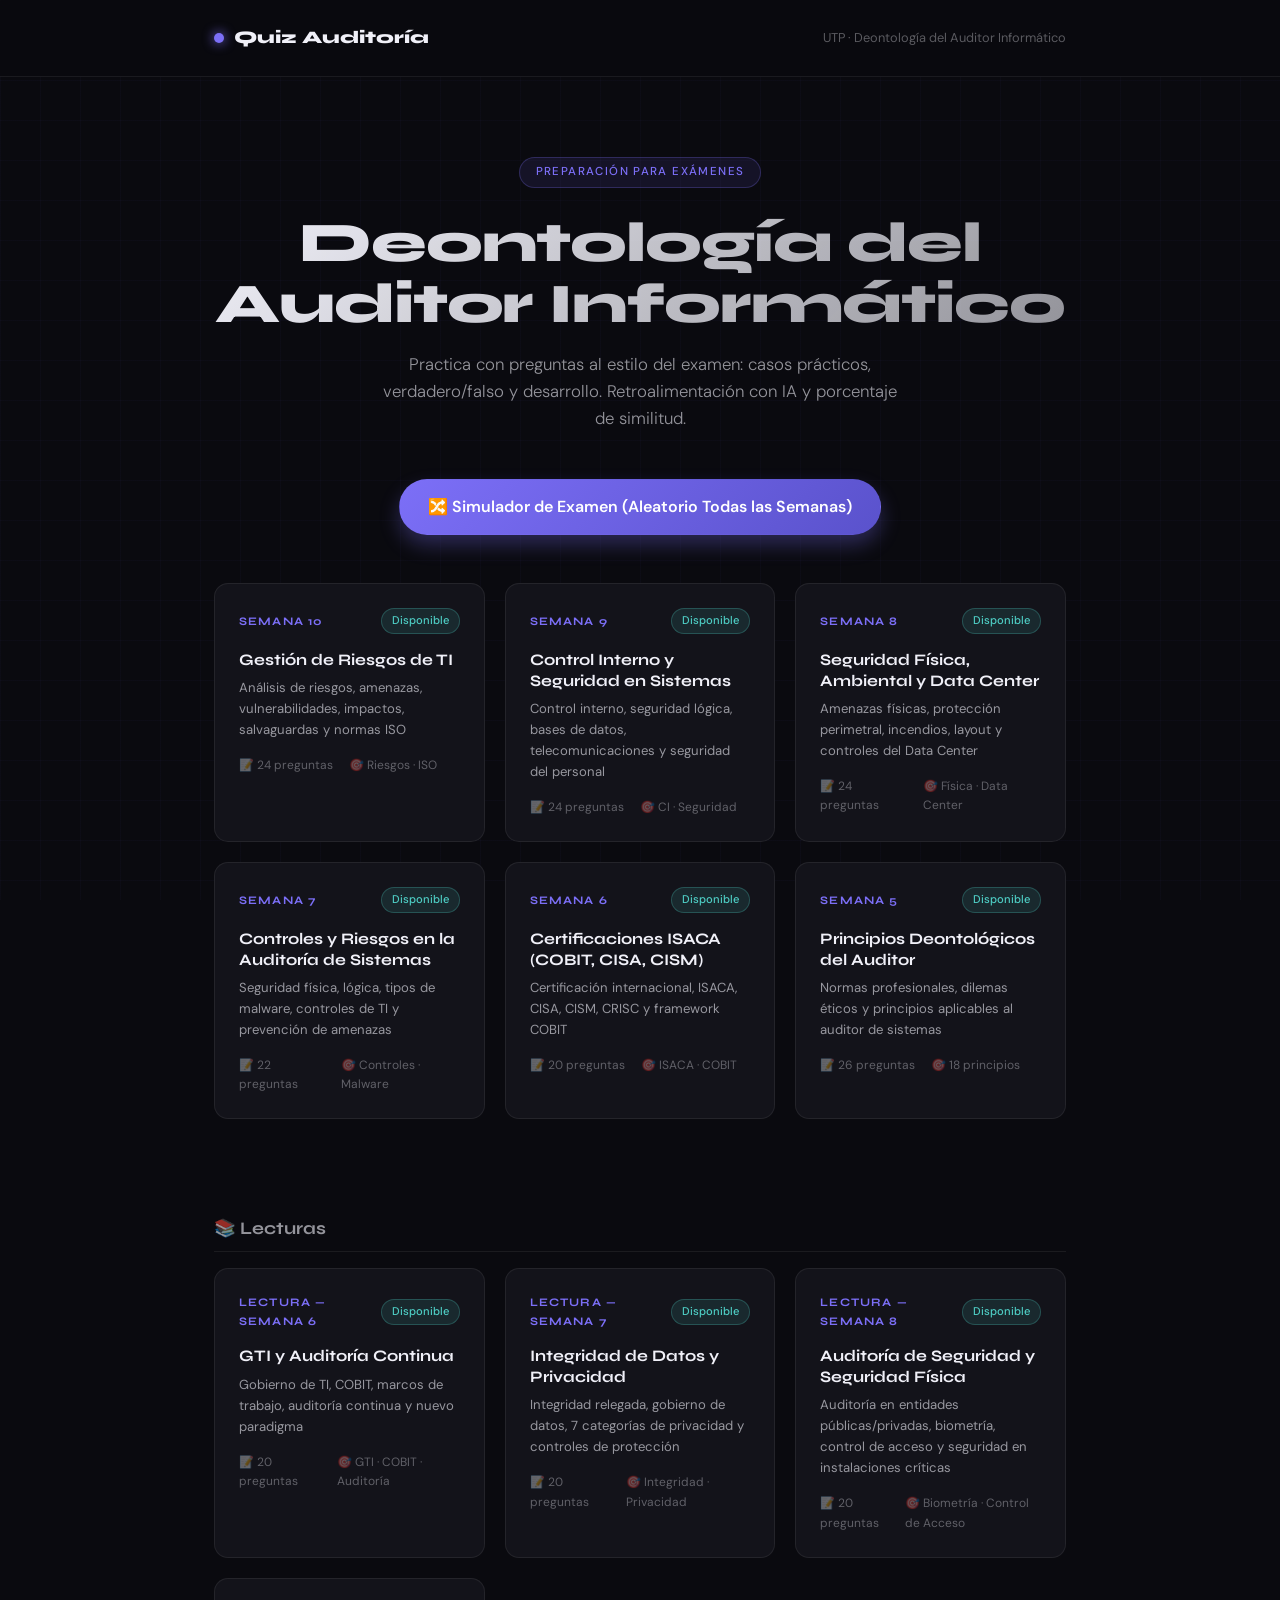
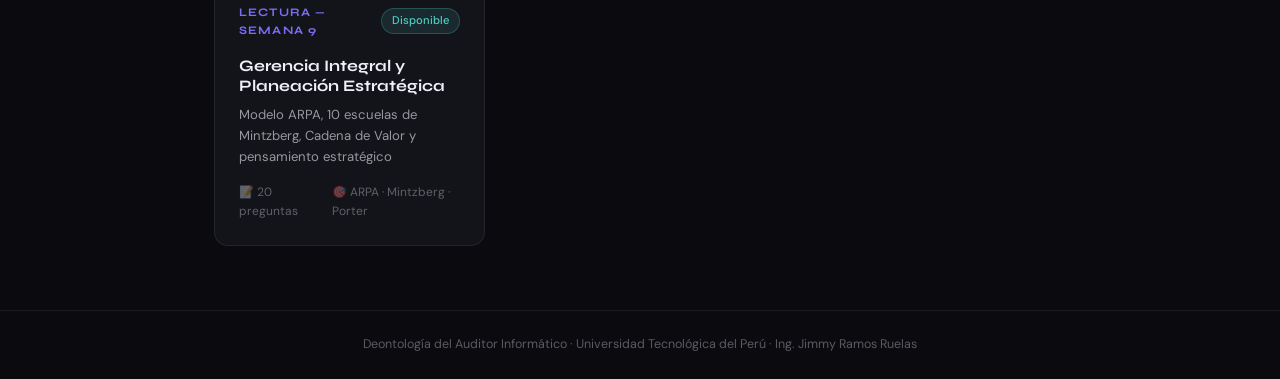
<file: index.html>
<!DOCTYPE html>
<html lang="es">

<head>
  <meta charset="UTF-8">
  <meta name="viewport" content="width=device-width, initial-scale=1.0">
  <title>Quiz — Deontología del Auditor Informático | UTP</title>
  <link rel="stylesheet" href="css/styles.css?v=2.0">
</head>

<body>

  <header class="site-header">
    <div class="container">
      <div class="header-inner">
        <div class="logo">
          <div class="logo-dot"></div>
          Quiz Auditoría
        </div>
        <div style="font-size:.8rem;color:var(--text3)">UTP · Deontología del Auditor Informático</div>
      </div>
    </div>
  </header>

  <main class="container">

    <div class="hero">
      <div class="hero-tag">Preparación para exámenes</div>
      <h1>Deontología del<br>Auditor Informático</h1>
      <p>Practica con preguntas al estilo del examen: casos prácticos, verdadero/falso y desarrollo. Retroalimentación
        con IA y porcentaje de similitud.</p>
        
      <div style="margin-top: 2rem;">
        <a href="semanas/quiz-global.html" class="btn btn-primary" style="padding: 14px 28px; font-size: 1rem; border-radius: 99px; box-shadow: 0 10px 20px rgba(124,111,247,0.3);">
          🔀 Simulador de Examen (Aleatorio Todas las Semanas)
        </a>
      </div>
    </div>

    <div class="weeks-grid">

      <a href="semanas/semana10.html" class="week-card">
        <div class="wc-top">
          <span class="wc-num">Semana 10</span>
          <span class="wc-badge badge-available">Disponible</span>
        </div>
        <div class="wc-title">Gestión de Riesgos de TI</div>
        <div class="wc-sub">Análisis de riesgos, amenazas, vulnerabilidades, impactos, salvaguardas y normas ISO</div>
        <div class="wc-meta">
          <span>📝 24 preguntas</span>
          <span>🎯 Riesgos · ISO</span>
        </div>
      </a>

      <a href="semanas/semana9.html" class="week-card">
        <div class="wc-top">
          <span class="wc-num">Semana 9</span>
          <span class="wc-badge badge-available">Disponible</span>
        </div>
        <div class="wc-title">Control Interno y Seguridad en Sistemas</div>
        <div class="wc-sub">Control interno, seguridad lógica, bases de datos, telecomunicaciones y seguridad del
          personal</div>
        <div class="wc-meta">
          <span>📝 24 preguntas</span>
          <span>🎯 CI · Seguridad</span>
        </div>
      </a>

      <a href="semanas/semana8.html" class="week-card">
        <div class="wc-top">
          <span class="wc-num">Semana 8</span>
          <span class="wc-badge badge-available">Disponible</span>
        </div>
        <div class="wc-title">Seguridad Física, Ambiental y Data Center</div>
        <div class="wc-sub">Amenazas físicas, protección perimetral, incendios, layout y controles del Data Center</div>
        <div class="wc-meta">
          <span>📝 24 preguntas</span>
          <span>🎯 Física · Data Center</span>
        </div>
      </a>

      <a href="semanas/semana7.html" class="week-card">
        <div class="wc-top">
          <span class="wc-num">Semana 7</span>
          <span class="wc-badge badge-available">Disponible</span>
        </div>
        <div class="wc-title">Controles y Riesgos en la Auditoría de Sistemas</div>
        <div class="wc-sub">Seguridad física, lógica, tipos de malware, controles de TI y prevención de amenazas</div>
        <div class="wc-meta">
          <span>📝 22 preguntas</span>
          <span>🎯 Controles · Malware</span>
        </div>
      </a>

      <a href="semanas/semana6.html" class="week-card">
        <div class="wc-top">
          <span class="wc-num">Semana 6</span>
          <span class="wc-badge badge-available">Disponible</span>
        </div>
        <div class="wc-title">Certificaciones ISACA (COBIT, CISA, CISM)</div>
        <div class="wc-sub">Certificación internacional, ISACA, CISA, CISM, CRISC y framework COBIT</div>
        <div class="wc-meta">
          <span>📝 20 preguntas</span>
          <span>🎯 ISACA · COBIT</span>
        </div>
      </a>

      <!-- SEMANA 5 — DISPONIBLE -->
      <a href="semanas/semana5.html" class="week-card">
        <div class="wc-top">
          <span class="wc-num">Semana 5</span>
          <span class="wc-badge badge-available">Disponible</span>
        </div>
        <div class="wc-title">Principios Deontológicos del Auditor</div>
        <div class="wc-sub">Normas profesionales, dilemas éticos y principios aplicables al auditor de sistemas</div>
        <div class="wc-meta">
          <span>📝 26 preguntas</span>
          <span>🎯 18 principios</span>
        </div>
      </a>


    </div>
    <!-- SECCIÓN LECTURAS -->
    <div style="margin:2rem 0 1rem">
      <div
        style="font-family:'Syne',sans-serif;font-size:1.1rem;font-weight:700;color:var(--text2);margin-bottom:1rem;padding-bottom:.5rem;border-bottom:1px solid var(--border)">
        📚 Lecturas
      </div>
    </div>

    <div class="weeks-grid">
      <a href="semanas/lectura6.html" class="week-card">
        <div class="wc-top">
          <span class="wc-num">Lectura — Semana 6</span>
          <span class="wc-badge badge-available">Disponible</span>
        </div>
        <div class="wc-title">GTI y Auditoría Continua</div>
        <div class="wc-sub">Gobierno de TI, COBIT, marcos de trabajo, auditoría continua y nuevo paradigma</div>
        <div class="wc-meta">
          <span>📝 20 preguntas</span>
          <span>🎯 GTI · COBIT · Auditoría</span>
        </div>
      </a>

      <a href="semanas/lectura7.html" class="week-card">
        <div class="wc-top">
          <span class="wc-num">Lectura — Semana 7</span>
          <span class="wc-badge badge-available">Disponible</span>
        </div>
        <div class="wc-title">Integridad de Datos y Privacidad</div>
        <div class="wc-sub">Integridad relegada, gobierno de datos, 7 categorías de privacidad y controles de protección
        </div>
        <div class="wc-meta">
          <span>📝 20 preguntas</span>
          <span>🎯 Integridad · Privacidad</span>
        </div>
      </a>

      <a href="semanas/lectura8.html" class="week-card">
        <div class="wc-top">
          <span class="wc-num">Lectura — Semana 8</span>
          <span class="wc-badge badge-available">Disponible</span>
        </div>
        <div class="wc-title">Auditoría de Seguridad y Seguridad Física</div>
        <div class="wc-sub">Auditoría en entidades públicas/privadas, biometría, control de acceso y seguridad en
          instalaciones críticas</div>
        <div class="wc-meta">
          <span>📝 20 preguntas</span>
          <span>🎯 Biometría · Control de Acceso</span>
        </div>
      </a>

      <a href="semanas/lectura9.html" class="week-card">
        <div class="wc-top">
          <span class="wc-num">Lectura — Semana 9</span>
          <span class="wc-badge badge-available">Disponible</span>
        </div>
        <div class="wc-title">Gerencia Integral y Planeación Estratégica</div>
        <div class="wc-sub">Modelo ARPA, 10 escuelas de Mintzberg, Cadena de Valor y pensamiento estratégico</div>
        <div class="wc-meta">
          <span>📝 20 preguntas</span>
          <span>🎯 ARPA · Mintzberg · Porter</span>
        </div>
      </a>

      

    </div>

  </main>

  <footer class="site-footer">
    <div class="container">
      Deontología del Auditor Informático · Universidad Tecnológica del Perú · Ing. Jimmy Ramos Ruelas
    </div>
  </footer>

</body>

</html>
</file>
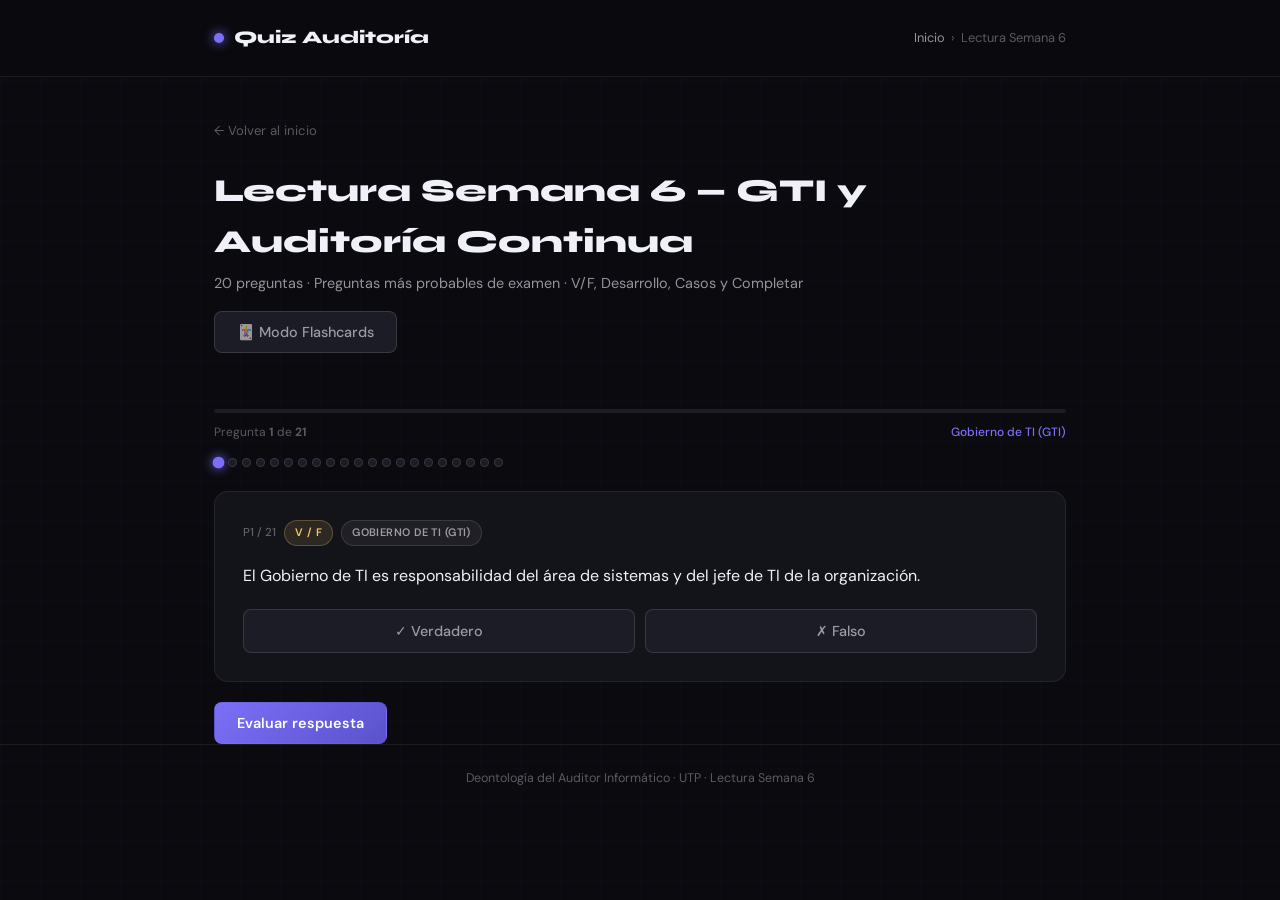
<file: semanas/lectura6.html>
<!DOCTYPE html>
<html lang="es">

<head>
    <meta charset="UTF-8">
    <meta name="viewport" content="width=device-width, initial-scale=1.0">
    <title>Lectura Semana 6 — GTI y Auditoría Continua | Quiz Auditoría</title>
    <link rel="stylesheet" href="../css/styles.css?v=2.0">
</head>

<body>

    <header class="site-header">
        <div class="container">
            <div class="header-inner">
                <div class="logo">
                    <div class="logo-dot"></div>
                    Quiz Auditoría
                </div>
                <nav class="breadcrumb">
                    <a href="../index.html">Inicio</a>
                    <span>›</span>
                    <span>Lectura Semana 6</span>
                </nav>
            </div>
        </div>
    </header>

    <main class="container">
        <div class="quiz-header">
            <a href="../index.html" class="back-link">← Volver al inicio</a>
            <div class="quiz-title">Lectura Semana 6 — GTI y Auditoría Continua</div>
            <div class="quiz-sub">20 preguntas · Preguntas más probables de examen · V/F, Desarrollo, Casos y Completar
            </div>
            <button class="btn" style="margin-top:1rem" onclick="mostrarFlashcards()">🃏 Modo Flashcards</button>
        </div>

        <div class="progress-wrap">
            <div class="progress-track">
                <div class="progress-fill" id="prog-fill" style="width:0%"></div>
            </div>
            <div class="progress-meta">
                <span>Pregunta <strong id="prog-cur">1</strong> de <strong id="prog-tot">20</strong></span>
                <span id="prog-prin" style="color:var(--accent);font-weight:500"></span>
            </div>
        </div>

        <div class="dot-nav" id="dot-nav"></div>
        <div id="quiz-container">
            <div style="color:var(--text3);padding:2rem 0;text-align:center;font-size:.9rem">Cargando preguntas...</div>
        </div>
    </main>

    <footer class="site-footer">
        <div class="container">
            Deontología del Auditor Informático · UTP · Lectura Semana 6
        </div>
    </footer>

    <script src="../semanas/lectura6-data.js"></script>
    <script src="../js/quiz-engine.js"></script>
    <script>
        document.addEventListener('DOMContentLoaded', () => {
            initQuiz(LECTURA6_QUESTIONS, LECTURA6_INFO.id);
        });
    </script>
</body>

</html>
</file>
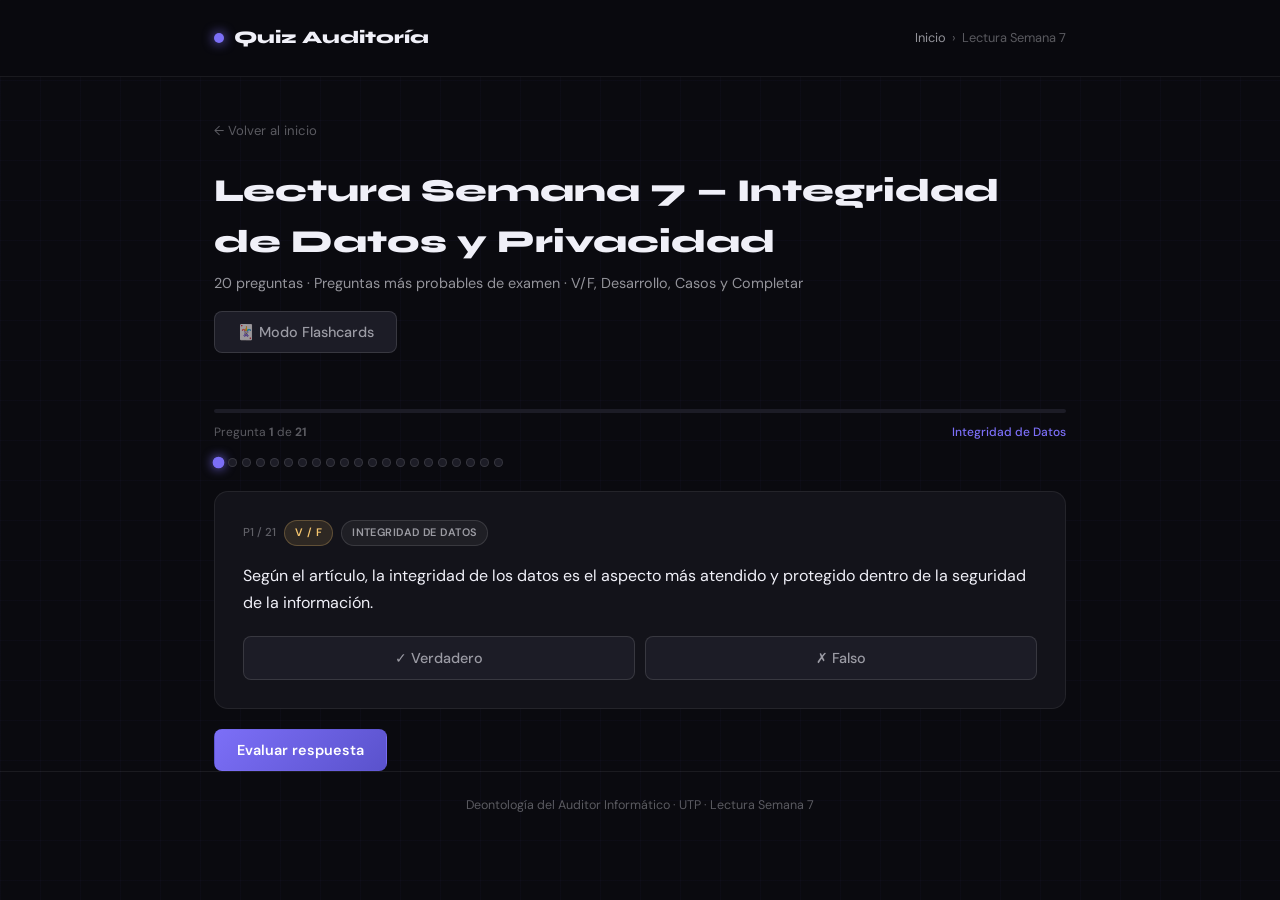
<file: semanas/lectura7.html>
<!DOCTYPE html>
<html lang="es">

<head>
    <meta charset="UTF-8">
    <meta name="viewport" content="width=device-width, initial-scale=1.0">
    <title>Lectura Semana 7 — Integridad y Privacidad | Quiz Auditoría</title>
    <link rel="stylesheet" href="../css/styles.css?v=2.0">
</head>

<body>

    <header class="site-header">
        <div class="container">
            <div class="header-inner">
                <div class="logo">
                    <div class="logo-dot"></div>
                    Quiz Auditoría
                </div>
                <nav class="breadcrumb">
                    <a href="../index.html">Inicio</a>
                    <span>›</span>
                    <span>Lectura Semana 7</span>
                </nav>
            </div>
        </div>
    </header>

    <main class="container">
        <div class="quiz-header">
            <a href="../index.html" class="back-link">← Volver al inicio</a>
            <div class="quiz-title">Lectura Semana 7 — Integridad de Datos y Privacidad</div>
            <div class="quiz-sub">20 preguntas · Preguntas más probables de examen · V/F, Desarrollo, Casos y Completar
            </div>
            <button class="btn" style="margin-top:1rem" onclick="mostrarFlashcards()">🃏 Modo Flashcards</button>
        </div>

        <div class="progress-wrap">
            <div class="progress-track">
                <div class="progress-fill" id="prog-fill" style="width:0%"></div>
            </div>
            <div class="progress-meta">
                <span>Pregunta <strong id="prog-cur">1</strong> de <strong id="prog-tot">20</strong></span>
                <span id="prog-prin" style="color:var(--accent);font-weight:500"></span>
            </div>
        </div>

        <div class="dot-nav" id="dot-nav"></div>
        <div id="quiz-container">
            <div style="color:var(--text3);padding:2rem 0;text-align:center;font-size:.9rem">Cargando preguntas...</div>
        </div>
    </main>

    <footer class="site-footer">
        <div class="container">
            Deontología del Auditor Informático · UTP · Lectura Semana 7
        </div>
    </footer>

    <script src="../semanas/lectura7-data.js"></script>
    <script src="../js/quiz-engine.js"></script>
    <script>
        document.addEventListener('DOMContentLoaded', () => {
            initQuiz(LECTURA7_QUESTIONS, LECTURA7_INFO.id);
        });
    </script>
</body>

</html>
</file>
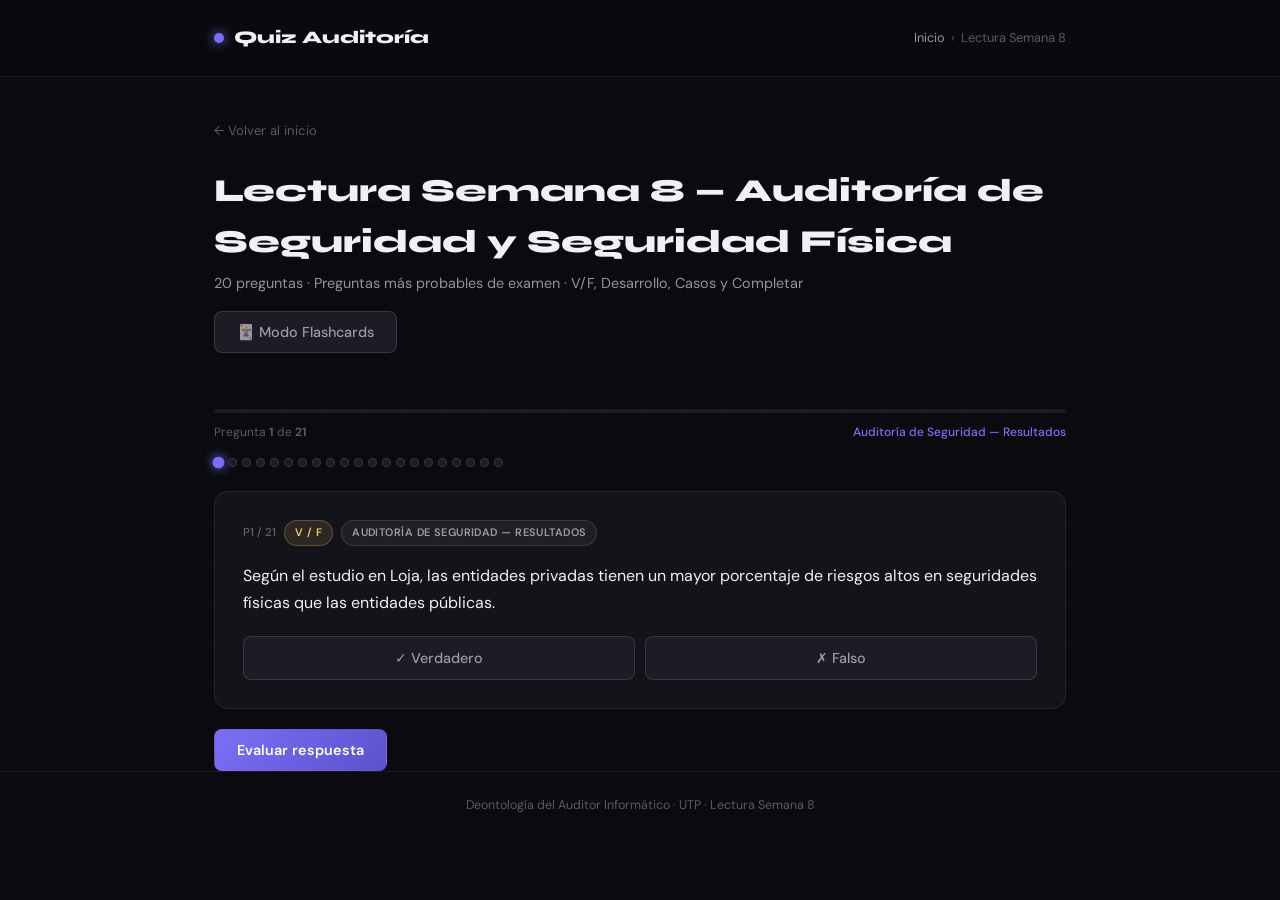
<file: semanas/lectura8.html>
<!DOCTYPE html>
<html lang="es">

<head>
    <meta charset="UTF-8">
    <meta name="viewport" content="width=device-width, initial-scale=1.0">
    <title>Lectura Semana 8 — Auditoría de Seguridad | Quiz Auditoría</title>
    <link rel="stylesheet" href="../css/styles.css?v=2.0">
</head>

<body>

    <header class="site-header">
        <div class="container">
            <div class="header-inner">
                <div class="logo">
                    <div class="logo-dot"></div>
                    Quiz Auditoría
                </div>
                <nav class="breadcrumb">
                    <a href="../index.html">Inicio</a>
                    <span>›</span>
                    <span>Lectura Semana 8</span>
                </nav>
            </div>
        </div>
    </header>

    <main class="container">
        <div class="quiz-header">
            <a href="../index.html" class="back-link">← Volver al inicio</a>
            <div class="quiz-title">Lectura Semana 8 — Auditoría de Seguridad y Seguridad Física</div>
            <div class="quiz-sub">20 preguntas · Preguntas más probables de examen · V/F, Desarrollo, Casos y Completar
            </div>
            <button class="btn" style="margin-top:1rem" onclick="mostrarFlashcards()">🃏 Modo Flashcards</button>
        </div>

        <div class="progress-wrap">
            <div class="progress-track">
                <div class="progress-fill" id="prog-fill" style="width:0%"></div>
            </div>
            <div class="progress-meta">
                <span>Pregunta <strong id="prog-cur">1</strong> de <strong id="prog-tot">20</strong></span>
                <span id="prog-prin" style="color:var(--accent);font-weight:500"></span>
            </div>
        </div>

        <div class="dot-nav" id="dot-nav"></div>
        <div id="quiz-container">
            <div style="color:var(--text3);padding:2rem 0;text-align:center;font-size:.9rem">Cargando preguntas...</div>
        </div>
    </main>

    <footer class="site-footer">
        <div class="container">
            Deontología del Auditor Informático · UTP · Lectura Semana 8
        </div>
    </footer>

    <script src="../semanas/lectura8-data.js"></script>
    <script src="../js/quiz-engine.js"></script>
    <script>
        document.addEventListener('DOMContentLoaded', () => {
            initQuiz(LECTURA8_QUESTIONS, LECTURA8_INFO.id);
        });
    </script>
</body>

</html>
</file>
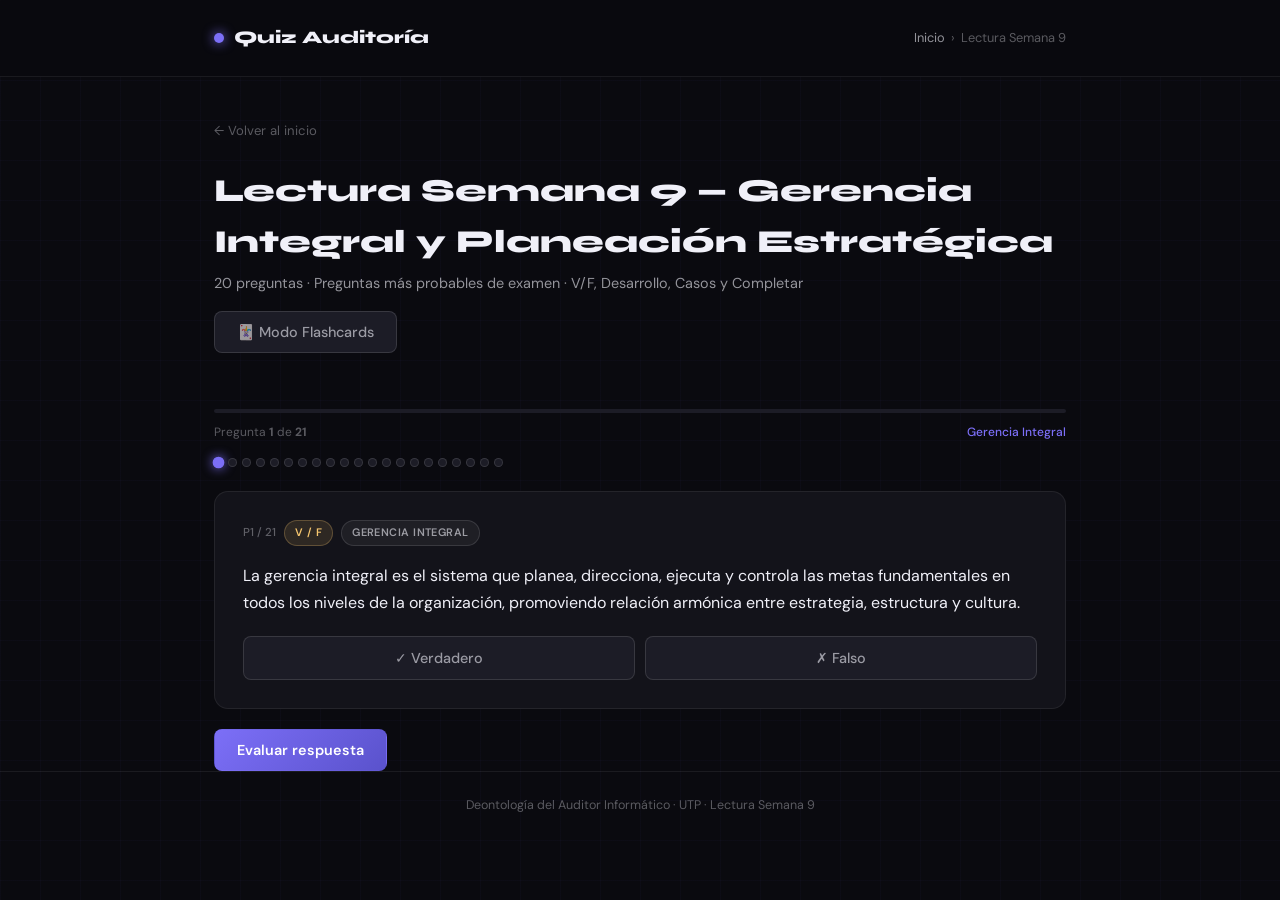
<file: semanas/lectura9.html>
<!DOCTYPE html>
<html lang="es">

<head>
    <meta charset="UTF-8">
    <meta name="viewport" content="width=device-width, initial-scale=1.0">
    <title>Lectura Semana 9 — Gerencia Integral | Quiz Auditoría</title>
    <link rel="stylesheet" href="../css/styles.css?v=2.0">
</head>

<body>

    <header class="site-header">
        <div class="container">
            <div class="header-inner">
                <div class="logo">
                    <div class="logo-dot"></div>
                    Quiz Auditoría
                </div>
                <nav class="breadcrumb">
                    <a href="../index.html">Inicio</a>
                    <span>›</span>
                    <span>Lectura Semana 9</span>
                </nav>
            </div>
        </div>
    </header>

    <main class="container">
        <div class="quiz-header">
            <a href="../index.html" class="back-link">← Volver al inicio</a>
            <div class="quiz-title">Lectura Semana 9 — Gerencia Integral y Planeación Estratégica</div>
            <div class="quiz-sub">20 preguntas · Preguntas más probables de examen · V/F, Desarrollo, Casos y Completar
            </div>
            <button class="btn" style="margin-top:1rem" onclick="mostrarFlashcards()">🃏 Modo Flashcards</button>
        </div>

        <div class="progress-wrap">
            <div class="progress-track">
                <div class="progress-fill" id="prog-fill" style="width:0%"></div>
            </div>
            <div class="progress-meta">
                <span>Pregunta <strong id="prog-cur">1</strong> de <strong id="prog-tot">20</strong></span>
                <span id="prog-prin" style="color:var(--accent);font-weight:500"></span>
            </div>
        </div>

        <div class="dot-nav" id="dot-nav"></div>
        <div id="quiz-container">
            <div style="color:var(--text3);padding:2rem 0;text-align:center;font-size:.9rem">Cargando preguntas...</div>
        </div>
    </main>

    <footer class="site-footer">
        <div class="container">
            Deontología del Auditor Informático · UTP · Lectura Semana 9
        </div>
    </footer>

    <script src="../semanas/lectura9-data.js"></script>
    <script src="../js/quiz-engine.js"></script>
    <script>
        document.addEventListener('DOMContentLoaded', () => {
            initQuiz(LECTURA9_QUESTIONS, LECTURA9_INFO.id);
        });
    </script>
</body>

</html>
</file>
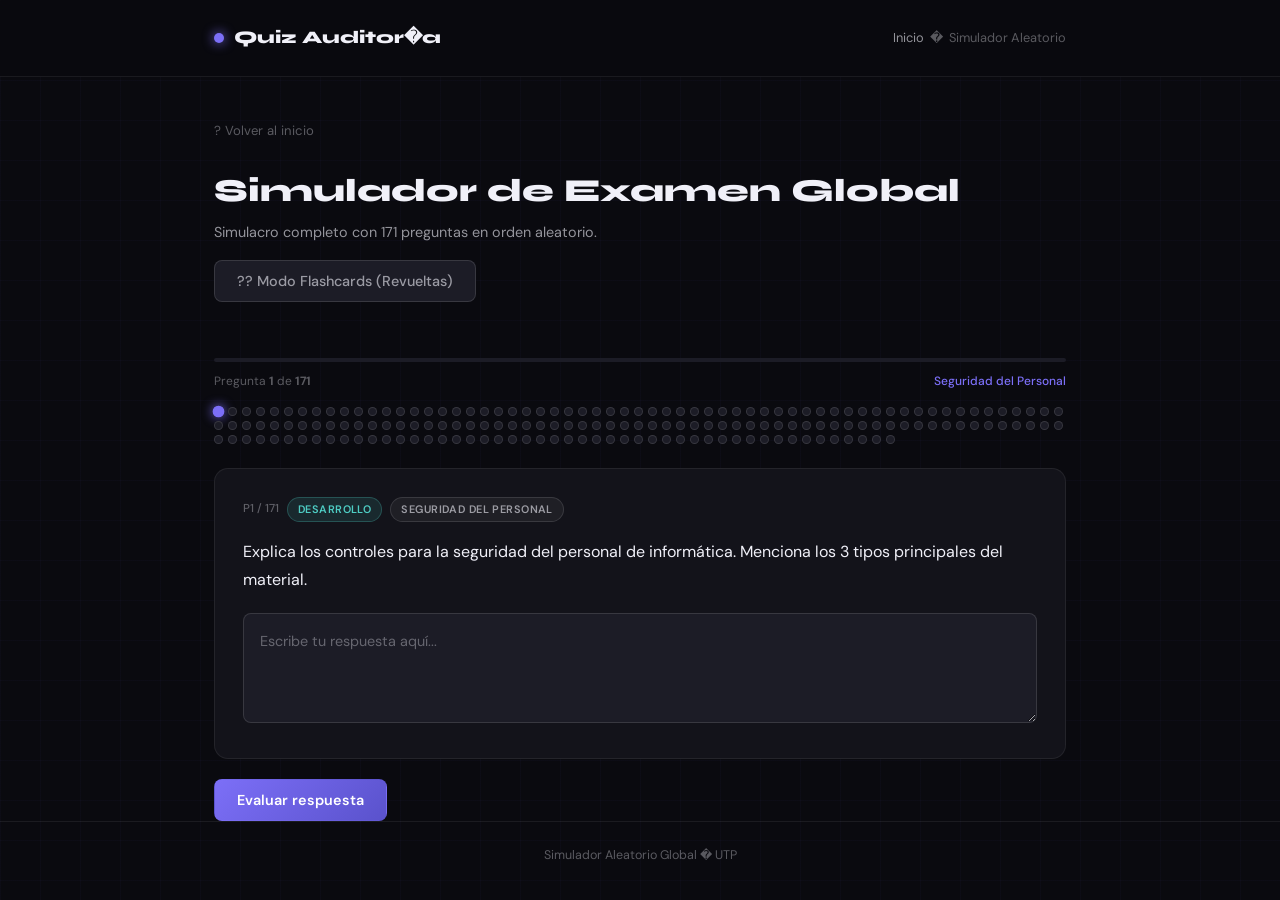
<file: semanas/quiz-global.html>
<!DOCTYPE html>
<html lang="es">
<head>
  <meta charset="UTF-8">
  <meta name="viewport" content="width=device-width, initial-scale=1.0">
  <title>Simulador de Examen (Aleatorio) | Quiz Auditor�a</title>
  <link rel="stylesheet" href="../css/styles.css?v=2.0">
</head>
<body>

  <header class="site-header">
    <div class="container">
      <div class="header-inner">
        <div class="logo">
          <div class="logo-dot"></div>
          Quiz Auditor�a
        </div>
        <nav class="breadcrumb">
          <a href="../index.html">Inicio</a>
          <span>�</span>
          <span>Simulador Aleatorio</span>
        </nav>
      </div>
    </div>
  </header>

  <main class="container">
    <div class="quiz-header">
      <a href="../index.html" class="back-link">? Volver al inicio</a>
      <div class="quiz-title">Simulador de Examen Global</div>
      <div class="quiz-sub" id="q-sub-text">Cargando preguntas de todas las semanas...</div>
      <button class="btn" style="margin-top:1rem" onclick="mostrarFlashcards()">?? Modo Flashcards (Revueltas)</button>
    </div>

    <div class="progress-wrap">
      <div class="progress-track">
        <div class="progress-fill" id="prog-fill" style="width:0%"></div>
      </div>
      <div class="progress-meta">
        <span>Pregunta <strong id="prog-cur">1</strong> de <strong id="prog-tot">-</strong></span>
        <span id="prog-prin" style="color:var(--accent);font-weight:500"></span>
      </div>
    </div>

    <div class="dot-nav" id="dot-nav"></div>

    <div id="quiz-container">
      <div style="color:var(--text3);padding:2rem 0;text-align:center;font-size:.9rem">Cargando modo mixto...</div>
    </div>
  </main>

  <footer class="site-footer">
    <div class="container">
      Simulador Aleatorio Global � UTP
    </div>
  </footer>

  <!-- Cargar Todos los Datos Disponibles -->
  <script src="semana5-data.js"></script>
  <script src="semana6-data.js"></script>
  <script src="semana7-data.js"></script>
  <script src="semana8-data.js"></script>
  <script src="semana9-data.js"></script>
  <script src="semana10-data.js"></script>
  
  <script src="../js/quiz-engine.js"></script>
  <script>
    document.addEventListener('DOMContentLoaded', () => {
      // Recolectar todas las preguntas que existan en los scripts cargados (excluyendo lecturas)
      let todas = [];
      try { if (typeof SEMANA5_QUESTIONS !== 'undefined') todas.push(...SEMANA5_QUESTIONS); } catch(e){}
      try { if (typeof SEMANA6_QUESTIONS !== 'undefined') todas.push(...SEMANA6_QUESTIONS); } catch(e){}
      try { if (typeof SEMANA7_QUESTIONS !== 'undefined') todas.push(...SEMANA7_QUESTIONS); } catch(e){}
      try { if (typeof SEMANA8_QUESTIONS !== 'undefined') todas.push(...SEMANA8_QUESTIONS); } catch(e){}
      try { if (typeof SEMANA9_QUESTIONS !== 'undefined') todas.push(...SEMANA9_QUESTIONS); } catch(e){}
      try { if (typeof SEMANA10_QUESTIONS !== 'undefined') todas.push(...SEMANA10_QUESTIONS); } catch(e){}

      if(todas.length === 0) {
        document.getElementById('quiz-container').innerHTML = '<div style="color:red;padding:2rem">Error: No se encontraron bancos de preguntas.</div>';
        return;
      }

      // Mezclar preguntas aleatoriamente (Algoritmo Fisher-Yates)
      for (let i = todas.length - 1; i > 0; i--) {
        const j = Math.floor(Math.random() * (i + 1));
        [todas[i], todas[j]] = [todas[j], todas[i]];
      }

      // Limitar a un n�mero m�ximo si hay demasiadas (Opcional, por ej 40)
      // todas = todas.slice(0, 40);

      document.getElementById('q-sub-text').textContent = "Simulacro completo con " + todas.length + " preguntas en orden aleatorio.";
      
      // Iniciar el quiz con un ID especial para que el autoguardado lo trate aparte
      initQuiz(todas, 'simulador-global-mixto');
    });
  </script>
</body>
</html>
</file>
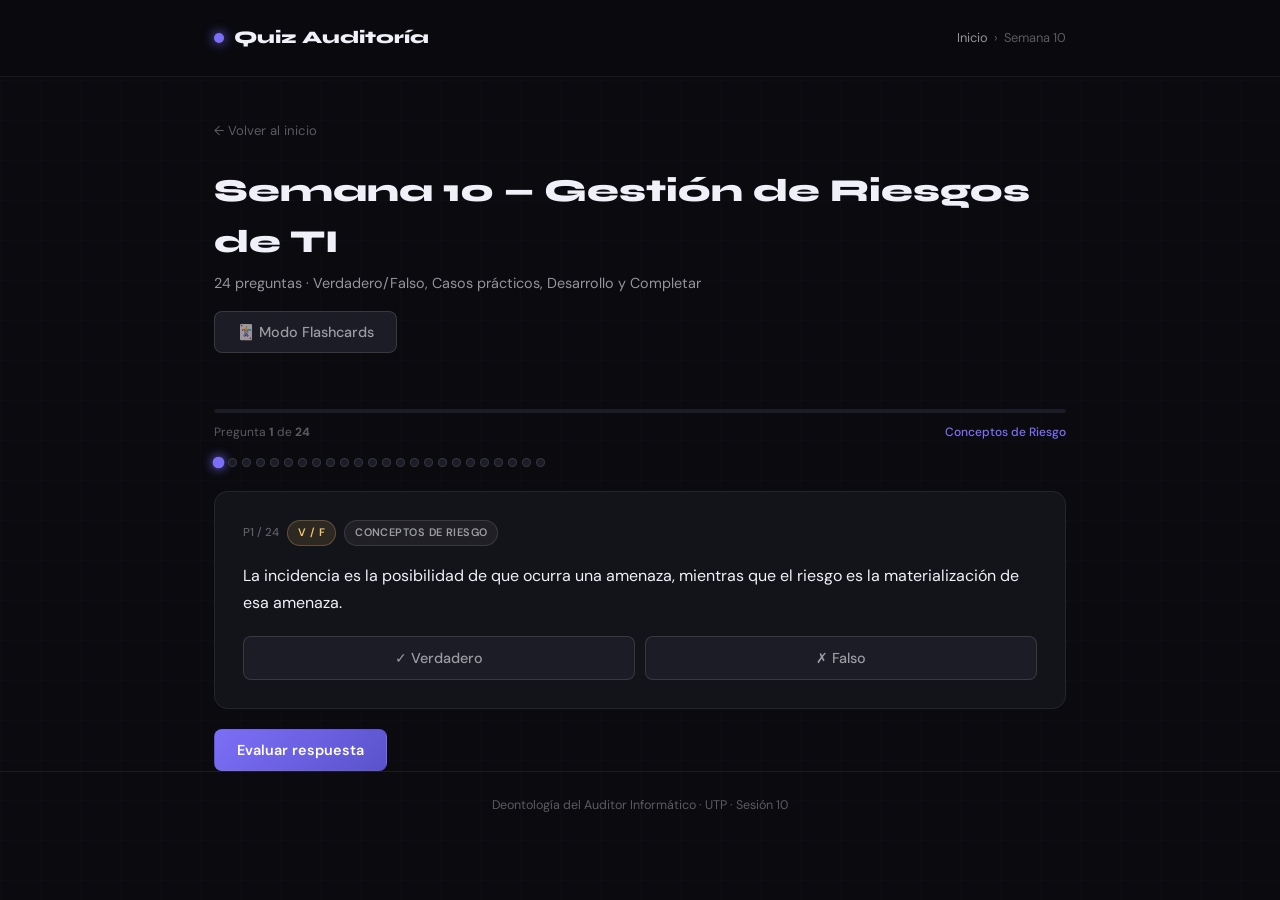
<file: semanas/semana10.html>
<!DOCTYPE html>
<html lang="es">

<head>
    <meta charset="UTF-8">
    <meta name="viewport" content="width=device-width, initial-scale=1.0">
    <title>Semana 10 — Gestión de Riesgos de TI | Quiz Auditoría</title>
    <link rel="stylesheet" href="../css/styles.css?v=2.0">
</head>

<body>

    <header class="site-header">
        <div class="container">
            <div class="header-inner">
                <div class="logo">
                    <div class="logo-dot"></div>
                    Quiz Auditoría
                </div>
                <nav class="breadcrumb">
                    <a href="../index.html">Inicio</a>
                    <span>›</span>
                    <span>Semana 10</span>
                </nav>
            </div>
        </div>
    </header>

    <main class="container">
        <div class="quiz-header">
            <a href="../index.html" class="back-link">← Volver al inicio</a>
            <div class="quiz-title">Semana 10 — Gestión de Riesgos de TI</div>
            <div class="quiz-sub">24 preguntas · Verdadero/Falso, Casos prácticos, Desarrollo y Completar</div>
            <button class="btn" style="margin-top:1rem" onclick="mostrarFlashcards()">🃏 Modo Flashcards</button>
        </div>

        <div class="progress-wrap">
            <div class="progress-track">
                <div class="progress-fill" id="prog-fill" style="width:0%"></div>
            </div>
            <div class="progress-meta">
                <span>Pregunta <strong id="prog-cur">1</strong> de <strong id="prog-tot">24</strong></span>
                <span id="prog-prin" style="color:var(--accent);font-weight:500"></span>
            </div>
        </div>

        <div class="dot-nav" id="dot-nav"></div>
        <div id="quiz-container">
            <div style="color:var(--text3);padding:2rem 0;text-align:center;font-size:.9rem">Cargando preguntas...</div>
        </div>
    </main>

    <footer class="site-footer">
        <div class="container">
            Deontología del Auditor Informático · UTP · Sesión 10
        </div>
    </footer>

    <script src="../semanas/semana10-data.js"></script>
    <script src="../js/quiz-engine.js"></script>
    <script>
        document.addEventListener('DOMContentLoaded', () => {
            initQuiz(SEMANA10_QUESTIONS, SEMANA10_INFO.id);
        });
    </script>
</body>

</html>
</file>
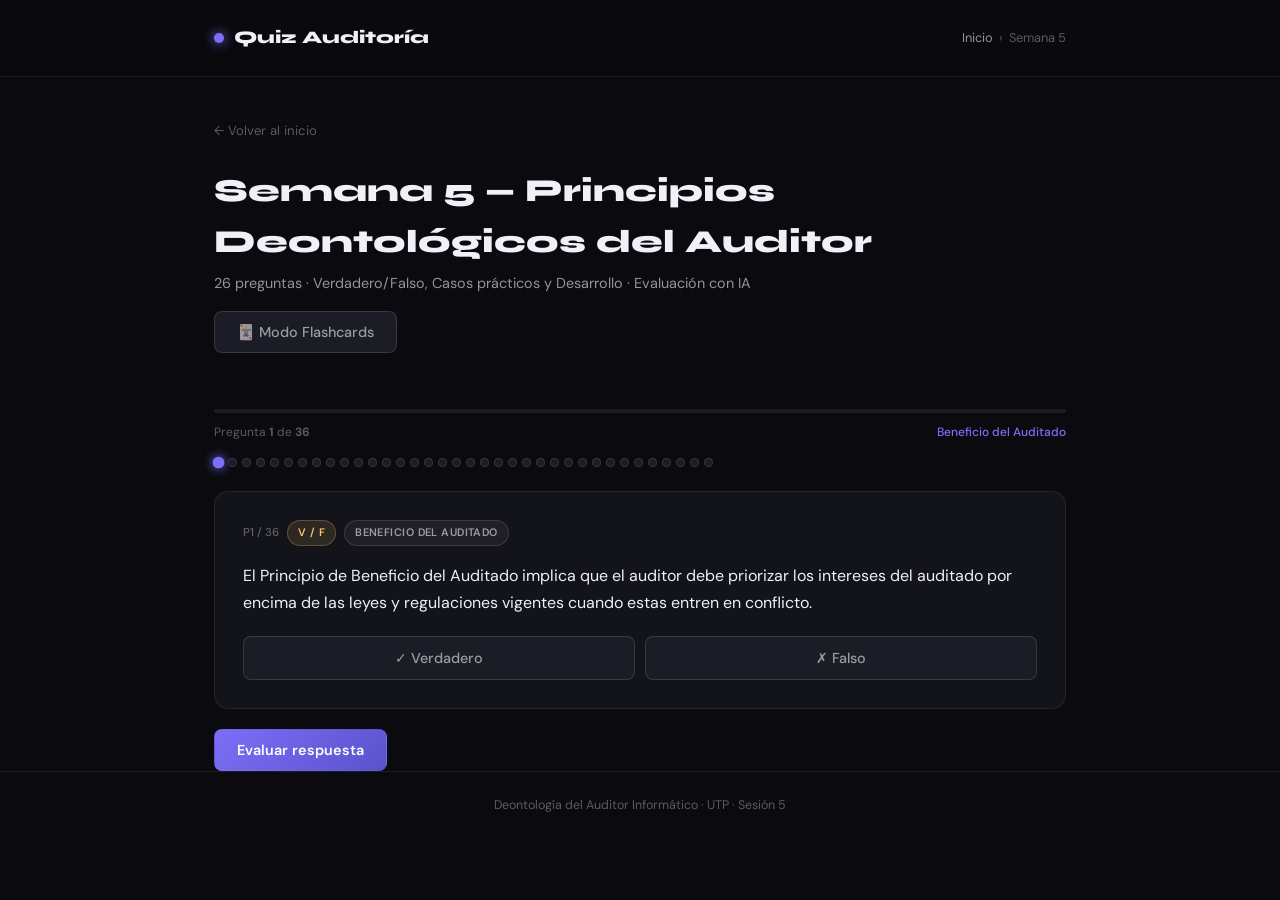
<file: semanas/semana5.html>
<!DOCTYPE html>
<html lang="es">
<head>
  <meta charset="UTF-8">
  <meta name="viewport" content="width=device-width, initial-scale=1.0">
  <title>Semana 5 — Principios Deontológicos | Quiz Auditoría</title>
  <link rel="stylesheet" href="../css/styles.css?v=2.0">
</head>
<body>

  <header class="site-header">
    <div class="container">
      <div class="header-inner">
        <div class="logo">
          <div class="logo-dot"></div>
          Quiz Auditoría
        </div>
        <nav class="breadcrumb">
          <a href="../index.html">Inicio</a>
          <span>›</span>
          <span>Semana 5</span>
        </nav>
      </div>
    </div>
  </header>

  <main class="container">
    <div class="quiz-header">
      <a href="../index.html" class="back-link">← Volver al inicio</a>
      <div class="quiz-title">Semana 5 — Principios Deontológicos del Auditor</div>
      <div class="quiz-sub">26 preguntas · Verdadero/Falso, Casos prácticos y Desarrollo · Evaluación con IA</div>
      <button class="btn" style="margin-top:1rem" onclick="mostrarFlashcards()">🃏 Modo Flashcards</button>
    </div>

    <div class="progress-wrap">
      <div class="progress-track">
        <div class="progress-fill" id="prog-fill" style="width:0%"></div>
      </div>
      <div class="progress-meta">
        <span>Pregunta <strong id="prog-cur">1</strong> de <strong id="prog-tot">26</strong></span>
        <span id="prog-prin" style="color:var(--accent);font-weight:500"></span>
      </div>
    </div>

    <div class="dot-nav" id="dot-nav"></div>

    <div id="quiz-container">
      <div style="color:var(--text3);padding:2rem 0;text-align:center;font-size:.9rem">Cargando preguntas...</div>
    </div>
  </main>

  <footer class="site-footer">
    <div class="container">
      Deontología del Auditor Informático · UTP · Sesión 5
    </div>
  </footer>

  <script src="../semanas/semana5-data.js"></script>
  <script src="../js/quiz-engine.js"></script>
  <script>
    document.addEventListener('DOMContentLoaded', () => {
      initQuiz(SEMANA5_QUESTIONS, SEMANA5_INFO.id);
    });
  </script>
</body>
</html>
</file>
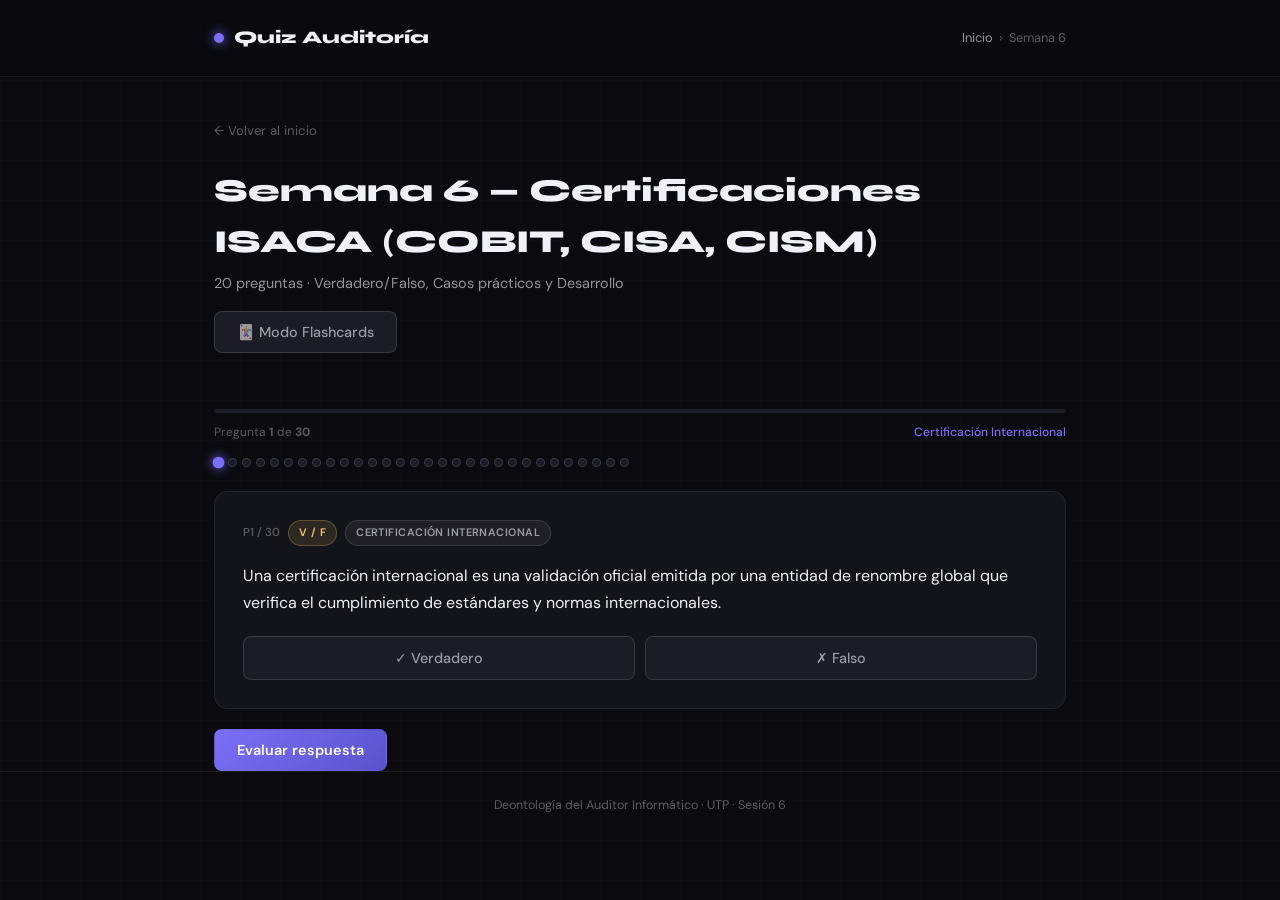
<file: semanas/semana6.html>
<!DOCTYPE html>
<html lang="es">

<head>
    <meta charset="UTF-8">
    <meta name="viewport" content="width=device-width, initial-scale=1.0">
    <title>Semana 6 — Certificaciones ISACA | Quiz Auditoría</title>
    <link rel="stylesheet" href="../css/styles.css?v=2.0">
</head>

<body>

    <header class="site-header">
        <div class="container">
            <div class="header-inner">
                <div class="logo">
                    <div class="logo-dot"></div>
                    Quiz Auditoría
                </div>
                <nav class="breadcrumb">
                    <a href="../index.html">Inicio</a>
                    <span>›</span>
                    <span>Semana 6</span>
                </nav>
            </div>
        </div>
    </header>

    <main class="container">
        <div class="quiz-header">
            <a href="../index.html" class="back-link">← Volver al inicio</a>
            <div class="quiz-title">Semana 6 — Certificaciones ISACA (COBIT, CISA, CISM)</div>
            <div class="quiz-sub">20 preguntas · Verdadero/Falso, Casos prácticos y Desarrollo</div>
            <button class="btn" style="margin-top:1rem" onclick="mostrarFlashcards()">🃏 Modo Flashcards</button>
        </div>

        <div class="progress-wrap">
            <div class="progress-track">
                <div class="progress-fill" id="prog-fill" style="width:0%"></div>
            </div>
            <div class="progress-meta">
                <span>Pregunta <strong id="prog-cur">1</strong> de <strong id="prog-tot">20</strong></span>
                <span id="prog-prin" style="color:var(--accent);font-weight:500"></span>
            </div>
        </div>

        <div class="dot-nav" id="dot-nav"></div>
        <div id="quiz-container">
            <div style="color:var(--text3);padding:2rem 0;text-align:center;font-size:.9rem">Cargando preguntas...</div>
        </div>
    </main>

    <footer class="site-footer">
        <div class="container">
            Deontología del Auditor Informático · UTP · Sesión 6
        </div>
    </footer>

    <script src="../semanas/semana6-data.js"></script>
    <script src="../js/quiz-engine.js"></script>
    <script>
        document.addEventListener('DOMContentLoaded', () => {
            initQuiz(SEMANA6_QUESTIONS, SEMANA6_INFO.id);
        });
    </script>
</body>

</html>
</file>
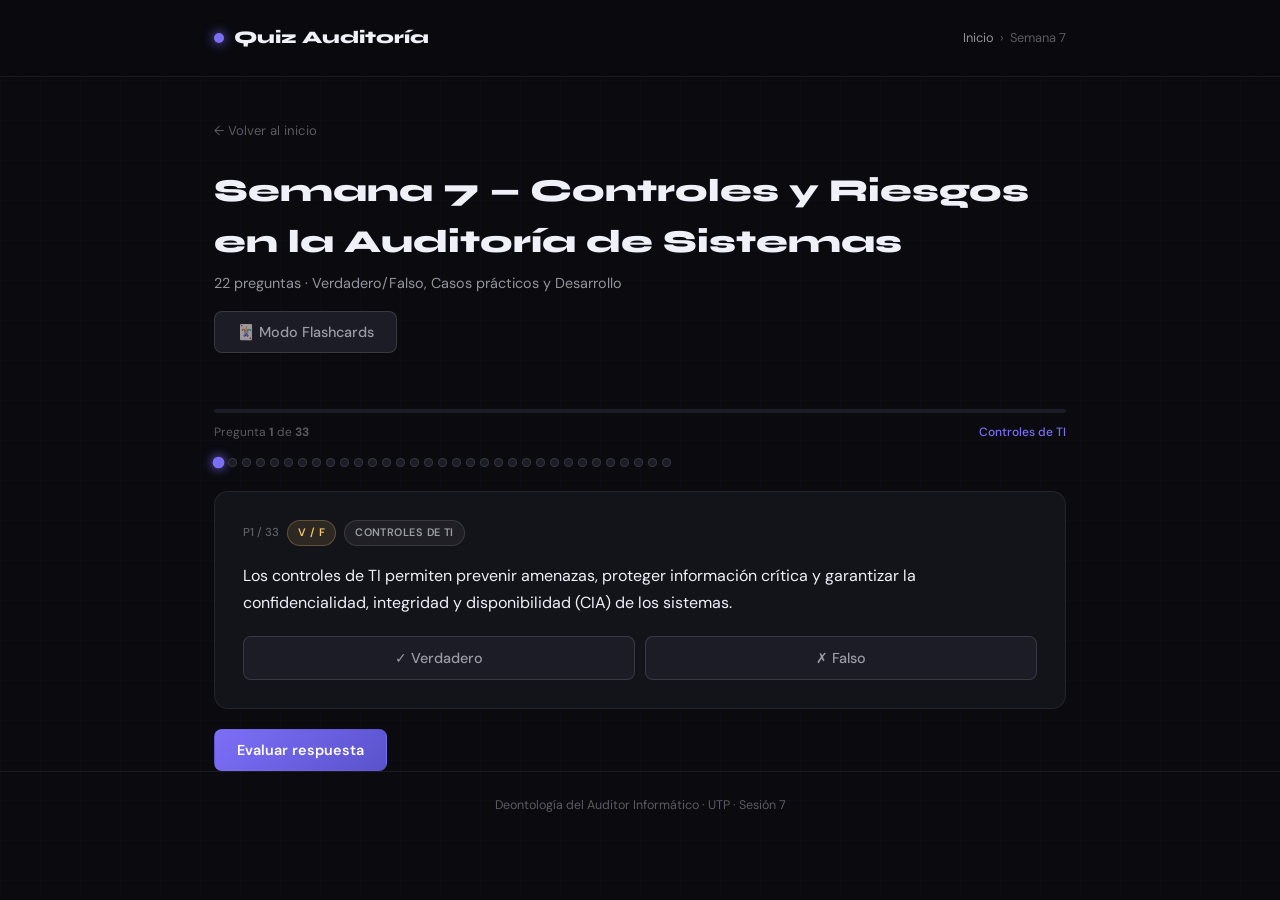
<file: semanas/semana7.html>
<!DOCTYPE html>
<html lang="es">

<head>
    <meta charset="UTF-8">
    <meta name="viewport" content="width=device-width, initial-scale=1.0">
    <title>Semana 7 — Controles y Riesgos | Quiz Auditoría</title>
    <link rel="stylesheet" href="../css/styles.css?v=2.0">
</head>

<body>

    <header class="site-header">
        <div class="container">
            <div class="header-inner">
                <div class="logo">
                    <div class="logo-dot"></div>
                    Quiz Auditoría
                </div>
                <nav class="breadcrumb">
                    <a href="../index.html">Inicio</a>
                    <span>›</span>
                    <span>Semana 7</span>
                </nav>
            </div>
        </div>
    </header>

    <main class="container">
        <div class="quiz-header">
            <a href="../index.html" class="back-link">← Volver al inicio</a>
            <div class="quiz-title">Semana 7 — Controles y Riesgos en la Auditoría de Sistemas</div>
            <div class="quiz-sub">22 preguntas · Verdadero/Falso, Casos prácticos y Desarrollo</div>
            <button class="btn" style="margin-top:1rem" onclick="mostrarFlashcards()">🃏 Modo Flashcards</button>
        </div>

        <div class="progress-wrap">
            <div class="progress-track">
                <div class="progress-fill" id="prog-fill" style="width:0%"></div>
            </div>
            <div class="progress-meta">
                <span>Pregunta <strong id="prog-cur">1</strong> de <strong id="prog-tot">22</strong></span>
                <span id="prog-prin" style="color:var(--accent);font-weight:500"></span>
            </div>
        </div>

        <div class="dot-nav" id="dot-nav"></div>
        <div id="quiz-container">
            <div style="color:var(--text3);padding:2rem 0;text-align:center;font-size:.9rem">Cargando preguntas...</div>
        </div>
    </main>

    <footer class="site-footer">
        <div class="container">
            Deontología del Auditor Informático · UTP · Sesión 7
        </div>
    </footer>

    <script src="../semanas/semana7-data.js"></script>
    <script src="../js/quiz-engine.js"></script>
    <script>
        document.addEventListener('DOMContentLoaded', () => {
            initQuiz(SEMANA7_QUESTIONS, SEMANA7_INFO.id);
        });
    </script>
</body>

</html>
</file>
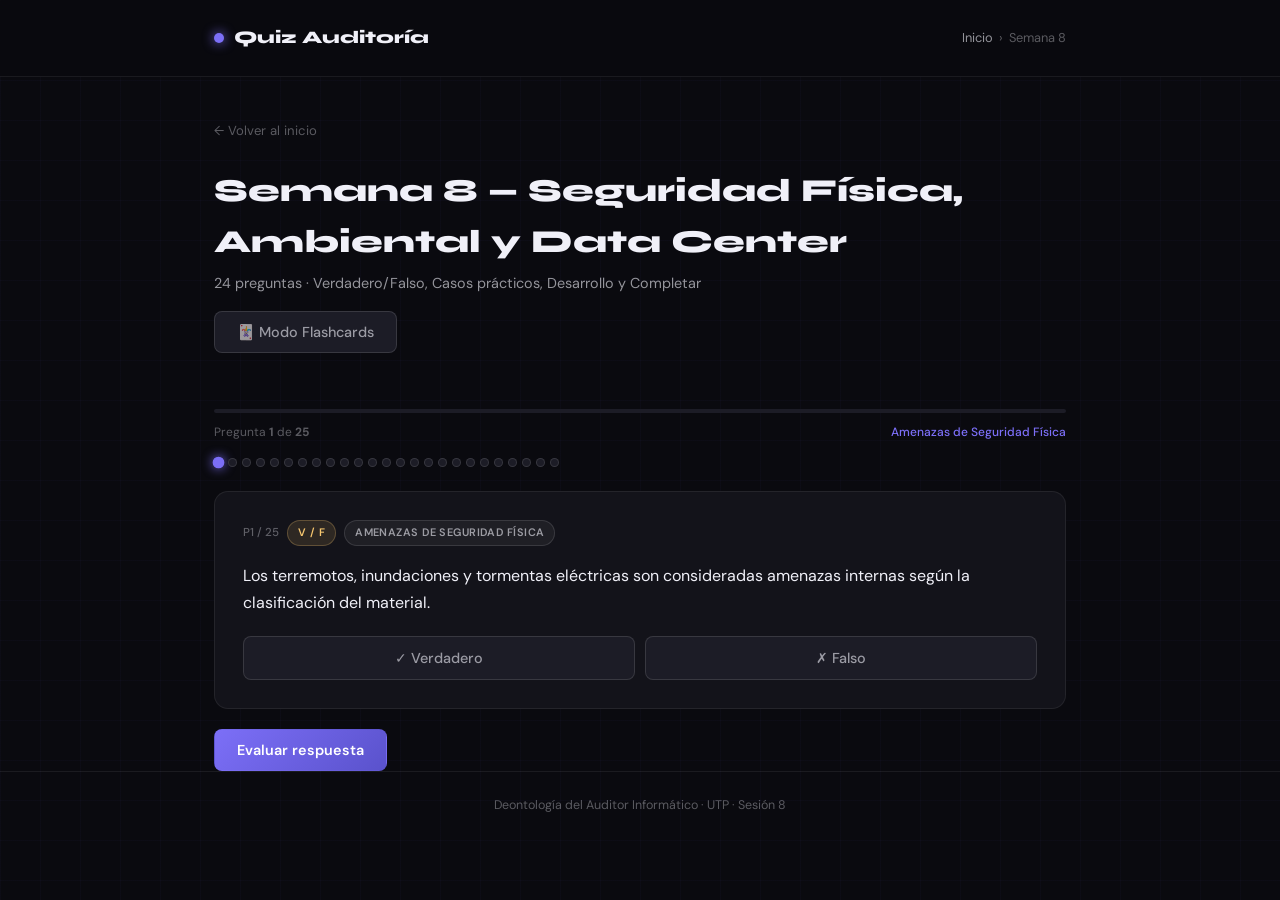
<file: semanas/semana8.html>
<!DOCTYPE html>
<html lang="es">

<head>
    <meta charset="UTF-8">
    <meta name="viewport" content="width=device-width, initial-scale=1.0">
    <title>Semana 8 — Seguridad Física y Data Center | Quiz Auditoría</title>
    <link rel="stylesheet" href="../css/styles.css?v=2.0">
</head>

<body>

    <header class="site-header">
        <div class="container">
            <div class="header-inner">
                <div class="logo">
                    <div class="logo-dot"></div>
                    Quiz Auditoría
                </div>
                <nav class="breadcrumb">
                    <a href="../index.html">Inicio</a>
                    <span>›</span>
                    <span>Semana 8</span>
                </nav>
            </div>
        </div>
    </header>

    <main class="container">
        <div class="quiz-header">
            <a href="../index.html" class="back-link">← Volver al inicio</a>
            <div class="quiz-title">Semana 8 — Seguridad Física, Ambiental y Data Center</div>
            <div class="quiz-sub">24 preguntas · Verdadero/Falso, Casos prácticos, Desarrollo y Completar</div>
            <button class="btn" style="margin-top:1rem" onclick="mostrarFlashcards()">🃏 Modo Flashcards</button>
        </div>

        <div class="progress-wrap">
            <div class="progress-track">
                <div class="progress-fill" id="prog-fill" style="width:0%"></div>
            </div>
            <div class="progress-meta">
                <span>Pregunta <strong id="prog-cur">1</strong> de <strong id="prog-tot">24</strong></span>
                <span id="prog-prin" style="color:var(--accent);font-weight:500"></span>
            </div>
        </div>

        <div class="dot-nav" id="dot-nav"></div>
        <div id="quiz-container">
            <div style="color:var(--text3);padding:2rem 0;text-align:center;font-size:.9rem">Cargando preguntas...</div>
        </div>
    </main>

    <footer class="site-footer">
        <div class="container">
            Deontología del Auditor Informático · UTP · Sesión 8
        </div>
    </footer>

    <script src="../semanas/semana8-data.js"></script>
    <script src="../js/quiz-engine.js"></script>
    <script>
        document.addEventListener('DOMContentLoaded', () => {
            initQuiz(SEMANA8_QUESTIONS, SEMANA8_INFO.id);
        });
    </script>
</body>

</html>
</file>
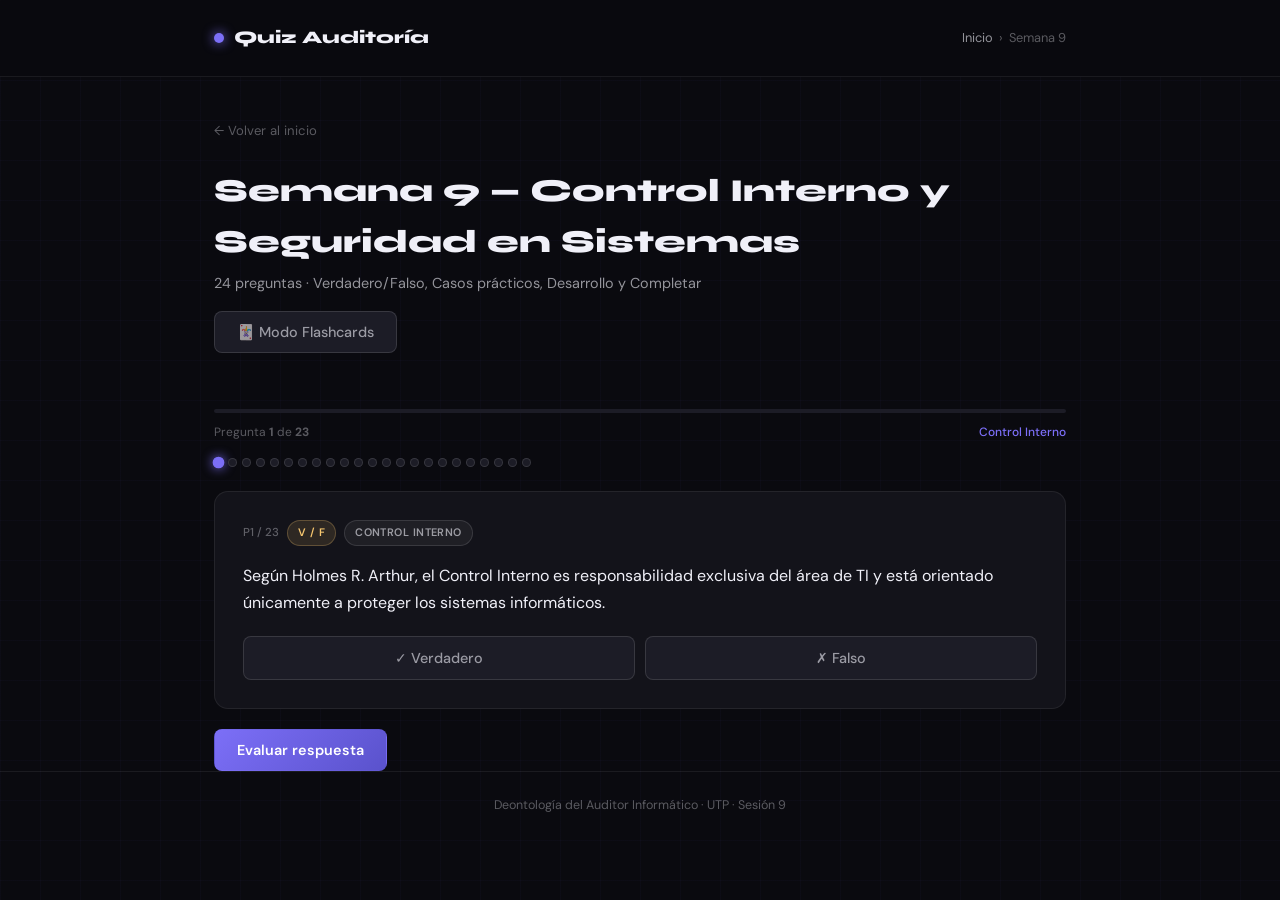
<file: semanas/semana9.html>
<!DOCTYPE html>
<html lang="es">

<head>
    <meta charset="UTF-8">
    <meta name="viewport" content="width=device-width, initial-scale=1.0">
    <title>Semana 9 — Control Interno | Quiz Auditoría</title>
    <link rel="stylesheet" href="../css/styles.css?v=2.0">
</head>

<body>

    <header class="site-header">
        <div class="container">
            <div class="header-inner">
                <div class="logo">
                    <div class="logo-dot"></div>
                    Quiz Auditoría
                </div>
                <nav class="breadcrumb">
                    <a href="../index.html">Inicio</a>
                    <span>›</span>
                    <span>Semana 9</span>
                </nav>
            </div>
        </div>
    </header>

    <main class="container">
        <div class="quiz-header">
            <a href="../index.html" class="back-link">← Volver al inicio</a>
            <div class="quiz-title">Semana 9 — Control Interno y Seguridad en Sistemas</div>
            <div class="quiz-sub">24 preguntas · Verdadero/Falso, Casos prácticos, Desarrollo y Completar</div>
            <button class="btn" style="margin-top:1rem" onclick="mostrarFlashcards()">🃏 Modo Flashcards</button>
        </div>

        <div class="progress-wrap">
            <div class="progress-track">
                <div class="progress-fill" id="prog-fill" style="width:0%"></div>
            </div>
            <div class="progress-meta">
                <span>Pregunta <strong id="prog-cur">1</strong> de <strong id="prog-tot">24</strong></span>
                <span id="prog-prin" style="color:var(--accent);font-weight:500"></span>
            </div>
        </div>

        <div class="dot-nav" id="dot-nav"></div>
        <div id="quiz-container">
            <div style="color:var(--text3);padding:2rem 0;text-align:center;font-size:.9rem">Cargando preguntas...</div>
        </div>
    </main>

    <footer class="site-footer">
        <div class="container">
            Deontología del Auditor Informático · UTP · Sesión 9
        </div>
    </footer>

    <script src="../semanas/semana9-data.js"></script>
    <script src="../js/quiz-engine.js"></script>
    <script>
        document.addEventListener('DOMContentLoaded', () => {
            initQuiz(SEMANA9_QUESTIONS, SEMANA9_INFO.id);
        });
    </script>
</body>

</html>
</file>
<file: css/styles.css>
@import url('https://fonts.googleapis.com/css2?family=Syne:wght@400;500;600;700;800&family=DM+Sans:ital,wght@0,300;0,400;0,500;1,300&display=swap');

:root {
  --bg: #0a0a0f;
  --surface: #13131a;
  --surface2: #1c1c26;
  --border: rgba(255,255,255,0.07);
  --border2: rgba(255,255,255,0.12);
  --accent: #7c6ff7;
  --accent2: #4ecdc4;
  --accent3: #f7c76f;
  --text: #f0f0f8;
  --text2: rgba(240,240,248,0.6);
  --text3: rgba(240,240,248,0.35);
  --ok: #4ecdc4;
  --warn: #f7c76f;
  --err: #ff6b6b;
  --radius: 14px;
  --radius-sm: 8px;
}

*, *::before, *::after { box-sizing: border-box; margin: 0; padding: 0; }

html { scroll-behavior: smooth; }

body {
  font-family: 'DM Sans', sans-serif;
  background: var(--bg);
  color: var(--text);
  min-height: 100vh;
  line-height: 1.6;
  overflow-x: hidden;
}

/* GRID BG */
body::before {
  content: '';
  position: fixed;
  inset: 0;
  background-image:
    linear-gradient(rgba(124,111,247,0.03) 1px, transparent 1px),
    linear-gradient(90deg, rgba(124,111,247,0.03) 1px, transparent 1px);
  background-size: 40px 40px;
  pointer-events: none;
  z-index: 0;
}

/* ---- SHARED ---- */
.container { max-width: 900px; margin: 0 auto; padding: 0 1.5rem; position: relative; z-index: 1; }

h1, h2, h3, h4 { font-family: 'Syne', sans-serif; }

a { color: var(--accent); text-decoration: none; }
a:hover { color: var(--accent2); }

/* ---- HEADER ---- */
.site-header {
  padding: 1.5rem 0;
  border-bottom: 1px solid var(--border);
  background: rgba(10,10,15,0.85);
  backdrop-filter: blur(12px);
  position: sticky;
  top: 0;
  z-index: 100;
}

.header-inner {
  display: flex;
  align-items: center;
  justify-content: space-between;
  gap: 1rem;
}

.logo {
  font-family: 'Syne', sans-serif;
  font-size: 1.1rem;
  font-weight: 800;
  color: var(--text);
  display: flex;
  align-items: center;
  gap: 10px;
}

.logo-dot {
  width: 10px; height: 10px;
  background: var(--accent);
  border-radius: 50%;
  box-shadow: 0 0 12px var(--accent);
  animation: pulse 2s infinite;
}

@keyframes pulse {
  0%, 100% { box-shadow: 0 0 12px var(--accent); }
  50% { box-shadow: 0 0 24px var(--accent), 0 0 40px rgba(124,111,247,0.3); }
}

.breadcrumb {
  font-size: 0.8rem;
  color: var(--text3);
  display: flex;
  align-items: center;
  gap: 6px;
}

.breadcrumb a { color: var(--text2); }
.breadcrumb a:hover { color: var(--accent2); }
.breadcrumb span { color: var(--text3); }

/* ---- HERO (index) ---- */
.hero {
  padding: 5rem 0 3rem;
  text-align: center;
}

.hero-tag {
  display: inline-block;
  font-size: 0.72rem;
  font-weight: 500;
  letter-spacing: .12em;
  text-transform: uppercase;
  color: var(--accent);
  background: rgba(124,111,247,0.1);
  border: 1px solid rgba(124,111,247,0.25);
  padding: 5px 16px;
  border-radius: 99px;
  margin-bottom: 1.5rem;
}

.hero h1 {
  font-size: clamp(2rem, 5vw, 3.5rem);
  font-weight: 800;
  line-height: 1.1;
  letter-spacing: -.02em;
  margin-bottom: 1rem;
  background: linear-gradient(135deg, var(--text) 0%, rgba(240,240,248,0.6) 100%);
  -webkit-background-clip: text;
  -webkit-text-fill-color: transparent;
  background-clip: text;
}

.hero p {
  font-size: 1.05rem;
  color: var(--text2);
  max-width: 520px;
  margin: 0 auto 3rem;
  font-weight: 300;
}

/* ---- WEEK GRID ---- */
.weeks-grid {
  display: grid;
  grid-template-columns: repeat(auto-fill, minmax(260px, 1fr));
  gap: 1.25rem;
  padding-bottom: 4rem;
}

.week-card {
  background: var(--surface);
  border: 1px solid var(--border);
  border-radius: var(--radius);
  padding: 1.5rem;
  cursor: pointer;
  transition: border-color .2s, transform .2s, background .2s;
  position: relative;
  overflow: hidden;
  display: block;
  color: var(--text);
}

.week-card::before {
  content: '';
  position: absolute;
  top: 0; left: 0; right: 0;
  height: 2px;
  background: linear-gradient(90deg, var(--accent), var(--accent2));
  opacity: 0;
  transition: opacity .2s;
}

.week-card:hover { border-color: var(--border2); transform: translateY(-3px); background: var(--surface2); }
.week-card:hover::before { opacity: 1; }

.week-card.locked { opacity: 0.4; cursor: not-allowed; pointer-events: none; }

.wc-top {
  display: flex;
  align-items: center;
  justify-content: space-between;
  margin-bottom: 1rem;
}

.wc-num {
  font-family: 'Syne', sans-serif;
  font-size: 0.72rem;
  font-weight: 700;
  letter-spacing: .1em;
  text-transform: uppercase;
  color: var(--accent);
}

.wc-badge {
  font-size: 0.7rem;
  padding: 3px 10px;
  border-radius: 99px;
  font-weight: 500;
}

.badge-available { background: rgba(78,205,196,0.12); color: var(--accent2); border: 1px solid rgba(78,205,196,0.25); }
.badge-coming { background: rgba(255,255,255,0.05); color: var(--text3); border: 1px solid var(--border); }

.wc-title {
  font-family: 'Syne', sans-serif;
  font-size: 1rem;
  font-weight: 700;
  margin-bottom: .4rem;
  line-height: 1.3;
}

.wc-sub {
  font-size: 0.82rem;
  color: var(--text2);
  margin-bottom: 1rem;
}

.wc-meta {
  display: flex;
  gap: 1rem;
  font-size: 0.75rem;
  color: var(--text3);
}

.wc-meta span { display: flex; align-items: center; gap: 4px; }

/* ---- QUIZ PAGE ---- */
.quiz-header {
  padding: 2.5rem 0 2rem;
}

.quiz-title {
  font-family: 'Syne', sans-serif;
  font-size: clamp(1.4rem, 3vw, 2rem);
  font-weight: 800;
  margin-bottom: .3rem;
}

.quiz-sub {
  font-size: 0.9rem;
  color: var(--text2);
}

/* PROGRESS */
.progress-wrap {
  margin: 1.5rem 0 1rem;
}

.progress-track {
  background: var(--surface2);
  border-radius: 99px;
  height: 4px;
  margin-bottom: .6rem;
  overflow: hidden;
}

.progress-fill {
  height: 100%;
  background: linear-gradient(90deg, var(--accent), var(--accent2));
  border-radius: 99px;
  transition: width .4s cubic-bezier(.4,0,.2,1);
}

.progress-meta {
  display: flex;
  justify-content: space-between;
  font-size: 0.75rem;
  color: var(--text3);
}

/* DOT NAV */
.dot-nav {
  display: flex;
  flex-wrap: wrap;
  gap: 5px;
  margin-bottom: 1.5rem;
}

.dot {
  width: 9px; height: 9px;
  border-radius: 50%;
  background: var(--surface2);
  border: 1px solid var(--border2);
  cursor: pointer;
  transition: all .15s;
  position: relative;
}

.dot:hover { transform: scale(1.4); }
.dot.dot-done { background: var(--ok); border-color: var(--ok); }
.dot.dot-cur { background: var(--accent); border-color: var(--accent); box-shadow: 0 0 8px var(--accent); transform: scale(1.3); }
.dot.dot-wrong { background: var(--err); border-color: var(--err); }
.dot.dot-partial { background: var(--warn); border-color: var(--warn); }

/* QUESTION CARD */
.q-card {
  background: var(--surface);
  border: 1px solid var(--border);
  border-radius: var(--radius);
  padding: 1.75rem;
  margin-bottom: 1.25rem;
  animation: fadeUp .3s ease;
}

@keyframes fadeUp {
  from { opacity: 0; transform: translateY(10px); }
  to { opacity: 1; transform: translateY(0); }
}

.q-meta {
  display: flex;
  align-items: center;
  gap: 8px;
  margin-bottom: 1rem;
  flex-wrap: wrap;
}

.q-num { font-size: 0.72rem; color: var(--text3); font-weight: 500; }

.tag {
  font-size: 0.68rem;
  padding: 3px 10px;
  border-radius: 99px;
  font-weight: 600;
  letter-spacing: .04em;
  text-transform: uppercase;
}

.tag-vf { background: rgba(247,199,111,0.12); color: var(--warn); border: 1px solid rgba(247,199,111,0.25); }
.tag-caso { background: rgba(124,111,247,0.12); color: var(--accent); border: 1px solid rgba(124,111,247,0.25); }
.tag-dev { background: rgba(78,205,196,0.12); color: var(--accent2); border: 1px solid rgba(78,205,196,0.25); }
.tag-prin { background: rgba(255,255,255,0.05); color: var(--text2); border: 1px solid var(--border2); }

.q-text {
  font-size: 1rem;
  line-height: 1.7;
  color: var(--text);
  white-space: pre-wrap;
  margin-bottom: 1.25rem;
}

/* VF BUTTONS */
.vf-group { display: flex; gap: 10px; }

.vf-btn {
  flex: 1;
  padding: 12px;
  border-radius: var(--radius-sm);
  border: 1px solid var(--border2);
  background: var(--surface2);
  color: var(--text2);
  cursor: pointer;
  font-family: 'DM Sans', sans-serif;
  font-size: 0.9rem;
  font-weight: 500;
  transition: all .15s;
  display: flex;
  align-items: center;
  justify-content: center;
  gap: 6px;
}

.vf-btn:hover { border-color: var(--accent); color: var(--text); background: rgba(124,111,247,0.08); }
.vf-btn.sel-v { border-color: var(--ok); background: rgba(78,205,196,0.1); color: var(--ok); }
.vf-btn.sel-f { border-color: var(--err); background: rgba(255,107,107,0.1); color: var(--err); }

/* TEXTAREA */
.ans-textarea {
  width: 100%;
  background: var(--surface2);
  border: 1px solid var(--border2);
  border-radius: var(--radius-sm);
  color: var(--text);
  font-family: 'DM Sans', sans-serif;
  font-size: 0.9rem;
  line-height: 1.6;
  padding: 1rem;
  min-height: 110px;
  resize: vertical;
  transition: border-color .2s;
  outline: none;
}

.ans-textarea:focus { border-color: var(--accent); }
.ans-textarea::placeholder { color: var(--text3); }

/* EVAL BOX */
.eval-box {
  margin-top: 1rem;
  border-radius: var(--radius-sm);
  padding: 1rem 1.25rem;
  font-size: 0.87rem;
  line-height: 1.65;
  animation: fadeUp .25s ease;
}

.eval-header {
  display: flex;
  align-items: center;
  gap: 10px;
  margin-bottom: .6rem;
  flex-wrap: wrap;
}

.eval-score-badge {
  font-family: 'Syne', sans-serif;
  font-size: 1.1rem;
  font-weight: 800;
}

.eval-pct {
  font-size: 0.8rem;
  padding: 2px 10px;
  border-radius: 99px;
  font-weight: 600;
}

.eval-ok { background: rgba(78,205,196,0.08); border: 1px solid rgba(78,205,196,0.3); }
.eval-ok .eval-score-badge { color: var(--ok); }
.eval-ok .eval-pct { background: rgba(78,205,196,0.15); color: var(--ok); }

.eval-warn { background: rgba(247,199,111,0.08); border: 1px solid rgba(247,199,111,0.3); }
.eval-warn .eval-score-badge { color: var(--warn); }
.eval-warn .eval-pct { background: rgba(247,199,111,0.15); color: var(--warn); }

.eval-err { background: rgba(255,107,107,0.08); border: 1px solid rgba(255,107,107,0.3); }
.eval-err .eval-score-badge { color: var(--err); }
.eval-err .eval-pct { background: rgba(255,107,107,0.15); color: var(--err); }

.eval-text { color: var(--text2); }

/* NAV BUTTONS */
.nav-row {
  display: flex;
  gap: 10px;
  flex-wrap: wrap;
}

.btn {
  padding: 11px 22px;
  border-radius: var(--radius-sm);
  border: 1px solid var(--border2);
  background: var(--surface2);
  color: var(--text2);
  font-family: 'DM Sans', sans-serif;
  font-size: 0.9rem;
  font-weight: 500;
  cursor: pointer;
  transition: all .15s;
  display: inline-flex;
  align-items: center;
  gap: 6px;
}

.btn:hover { border-color: var(--border2); background: var(--surface); color: var(--text); }

.btn-primary {
  background: linear-gradient(135deg, var(--accent), #5a52cc);
  border-color: transparent;
  color: #fff;
  font-weight: 600;
}

.btn-primary:hover { background: linear-gradient(135deg, #8d82f8, var(--accent)); color: #fff; }
.btn-primary:disabled { opacity: .5; cursor: not-allowed; }

.btn-next {
  background: var(--surface2);
  border-color: var(--accent2);
  color: var(--accent2);
}
.btn-next:hover { background: rgba(78,205,196,0.1); color: var(--accent2); }

/* SPINNER */
.spinner {
  display: inline-block;
  width: 14px; height: 14px;
  border: 2px solid rgba(255,255,255,0.3);
  border-top-color: #fff;
  border-radius: 50%;
  animation: spin .7s linear infinite;
}

@keyframes spin { to { transform: rotate(360deg); } }

/* SCORE PAGE */
.score-page {
  padding: 3rem 0 4rem;
  text-align: center;
}

.score-ring-wrap {
  margin: 0 auto 2rem;
  width: 140px; height: 140px;
  position: relative;
}

.score-ring-wrap svg { transform: rotate(-90deg); }

.score-center {
  position: absolute;
  inset: 0;
  display: flex;
  flex-direction: column;
  align-items: center;
  justify-content: center;
}

.score-big {
  font-family: 'Syne', sans-serif;
  font-size: 2rem;
  font-weight: 800;
  color: var(--text);
}

.score-max { font-size: 0.75rem; color: var(--text3); }

.score-msg {
  font-size: 1.1rem;
  font-weight: 500;
  margin-bottom: .5rem;
}

.score-sub2 { color: var(--text2); font-size: 0.9rem; margin-bottom: 2.5rem; }

.score-table-wrap {
  background: var(--surface);
  border: 1px solid var(--border);
  border-radius: var(--radius);
  overflow: hidden;
  max-width: 640px;
  margin: 0 auto 2rem;
  text-align: left;
}

.score-table {
  width: 100%;
  border-collapse: collapse;
  font-size: 0.82rem;
}

.score-table th {
  background: var(--surface2);
  padding: 10px 16px;
  color: var(--text3);
  font-weight: 500;
  font-size: 0.72rem;
  text-transform: uppercase;
  letter-spacing: .06em;
}

.score-table td {
  padding: 10px 16px;
  border-top: 1px solid var(--border);
  color: var(--text2);
  vertical-align: middle;
}

.score-table td:first-child { color: var(--text3); font-size: 0.75rem; }
.score-table td:last-child { font-family: 'Syne', sans-serif; font-weight: 700; font-size: 0.9rem; }

.s-ok { color: var(--ok) !important; }
.s-warn { color: var(--warn) !important; }
.s-err { color: var(--err) !important; }

/* BACK LINK */
.back-link {
  display: inline-flex;
  align-items: center;
  gap: 6px;
  font-size: 0.82rem;
  color: var(--text3);
  margin-bottom: 1.5rem;
  transition: color .15s;
}
.back-link:hover { color: var(--accent2); }

/* FOOTER */
.site-footer {
  border-top: 1px solid var(--border);
  padding: 1.5rem 0;
  text-align: center;
  font-size: 0.78rem;
  color: var(--text3);
}

/* RESPONSIVE */
@media (max-width: 600px) {
  .q-card { padding: 1.25rem; }
  .vf-group { flex-direction: column; }
  .nav-row { flex-direction: column; }
  .btn { justify-content: center; }
  .weeks-grid { grid-template-columns: 1fr; }
}


/* FLASHCARDS 3D FLIP */
.fc-scene {
  perspective: 1500px;
  width: 100%;
  min-height: 280px;
}
.fc-card {
  width: 100%;
  height: 100%;
  min-height: 280px;
  position: relative;
  transition: transform 0.6s cubic-bezier(0.4, 0.2, 0.2, 1);
  transform-style: preserve-3d;
  cursor: pointer;
}
.fc-card.is-flipped {
  transform: rotateY(180deg);
}
.fc-face {
  position: absolute;
  inset: 0;
  width: 100%;
  height: 100%;
  backface-visibility: hidden;
  -webkit-backface-visibility: hidden;
  display: flex;
  flex-direction: column;
  align-items: center;
  justify-content: center;
  padding: 2.5rem;
  border-radius: var(--radius);
  background: var(--surface2);
  border: 1px solid var(--border);
  box-shadow: 0 10px 30px rgba(0,0,0,0.2);
}
.fc-back {
  transform: rotateY(180deg);
  border-color: var(--accent2);
  background: rgba(78, 205, 196, 0.05);
}



/* ---- RESPONSIVE MOBILE ---- */
@media (max-width: 768px) {
  .hero {
    padding: 3rem 0;
  }
  
  .hero h1 {
    font-size: clamp(1.8rem, 8vw, 2.5rem);
  }
  
  .weeks-grid {
    grid-template-columns: 1fr;
  }
  
  .quiz-title {
    font-size: 1.3rem;
  }
  
  .q-card {
    padding: 1.25rem;
  }
  
  .vf-group {
    flex-direction: column;
  }
  
  .nav-row {
    flex-direction: column;
  }
  
  .btn {
    width: 100%;
    justify-content: center;
  }
  
  .score-table th, .score-table td {
    padding: 10px 8px;
    font-size: 0.8rem;
  }
  
  .fc-scene {
    min-height: 350px;
  }
  
  .fc-face {
    padding: 1.5rem;
  }
}
</file>
